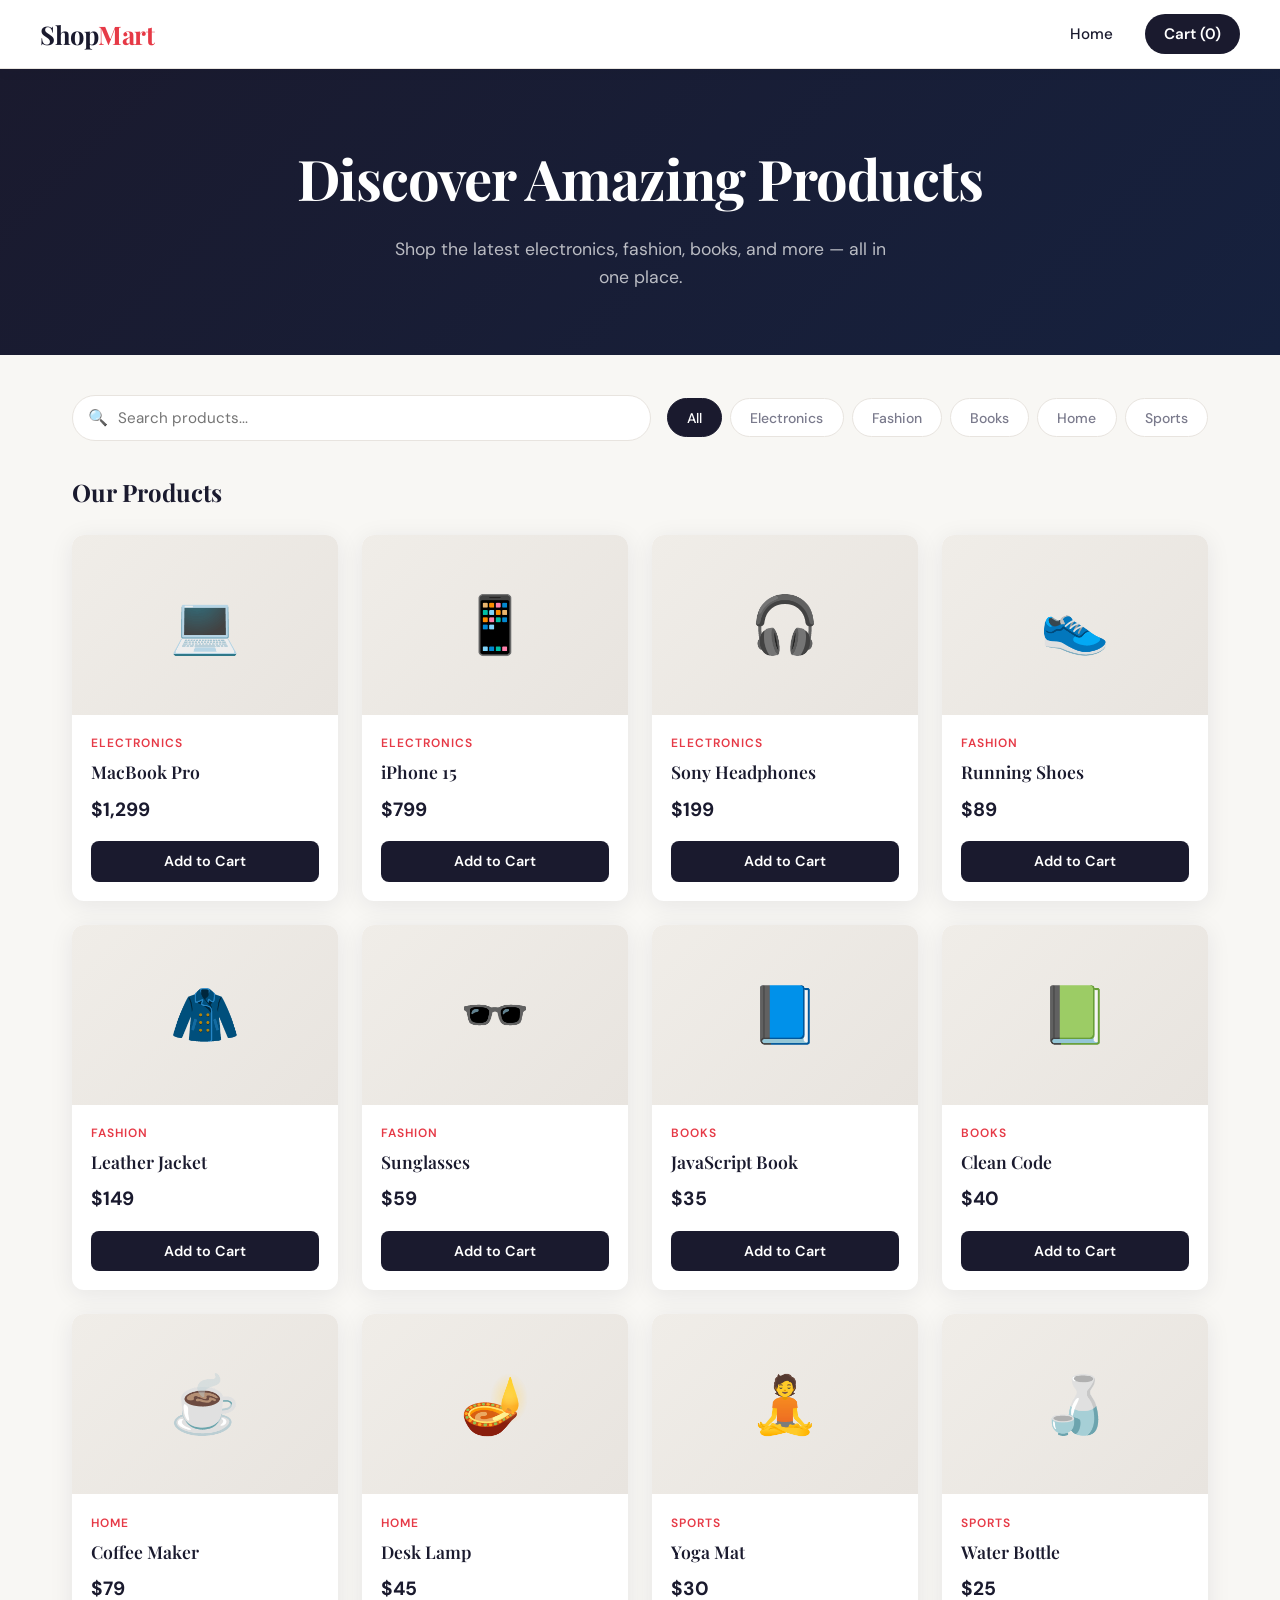
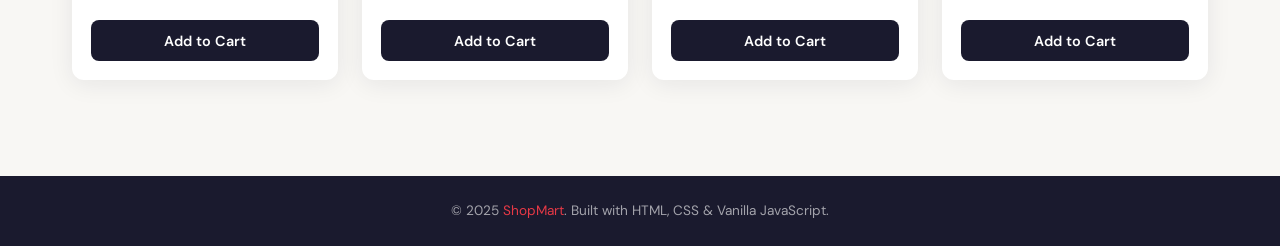
<file: index.html>
<!DOCTYPE html>
<html lang="en">
<head>
  <meta charset="UTF-8" />
  <meta name="viewport" content="width=device-width, initial-scale=1.0"/>
  <title>ShopMart – Home</title>
  <link rel="stylesheet" href="style.css" />
</head>
<body>

  <!-- ===== NAVBAR ===== -->
  <nav class="navbar">
    <div class="nav-inner">
      <a href="index.html" class="nav-logo">Shop<span>Mart</span></a>
      <div class="nav-links">
        <a href="index.html" class="active">Home</a>
        <a href="cart.html" id="cart-count" class="cart-btn">Cart (0)</a>
      </div>
    </div>
  </nav>

  <!-- ===== HERO ===== -->
  <section class="hero">
    <h1>Discover Amazing Products</h1>
    <p>Shop the latest electronics, fashion, books, and more — all in one place.</p>
  </section>

  <!-- ===== SEARCH & FILTER CONTROLS ===== -->
  <div class="controls">
    <!-- Search bar — DOM filtering on every keystroke -->
    <div class="search-wrapper">
      <span class="search-icon">🔍</span>
      <input
        type="text"
        id="search-input"
        placeholder="Search products..."
        autocomplete="off"
      />
    </div>

    <!-- Category filter buttons -->
    <div class="filter-buttons">
      <button class="filter-btn active" data-category="All">All</button>
      <button class="filter-btn" data-category="Electronics">Electronics</button>
      <button class="filter-btn" data-category="Fashion">Fashion</button>
      <button class="filter-btn" data-category="Books">Books</button>
      <button class="filter-btn" data-category="Home">Home</button>
      <button class="filter-btn" data-category="Sports">Sports</button>
    </div>
  </div>

  <!-- ===== PRODUCTS GRID ===== -->
  <!-- Product cards are generated dynamically by JavaScript -->
  <section class="products-section">
    <h2 class="section-title">Our Products</h2>
    <div class="products-grid" id="products-container">
      <!-- JS will inject product cards here using createElement & appendChild -->
    </div>
  </section>

  <!-- ===== TOAST NOTIFICATION ===== -->
  <div id="toast" class="toast"></div>

  <!-- ===== FOOTER ===== -->
  <footer>
    <p>© 2025 <span>ShopMart</span>. Built with HTML, CSS & Vanilla JavaScript.</p>
  </footer>

  <!-- Load the main JavaScript file -->
  <script src="script.js"></script>
</body>
</html>
</file>
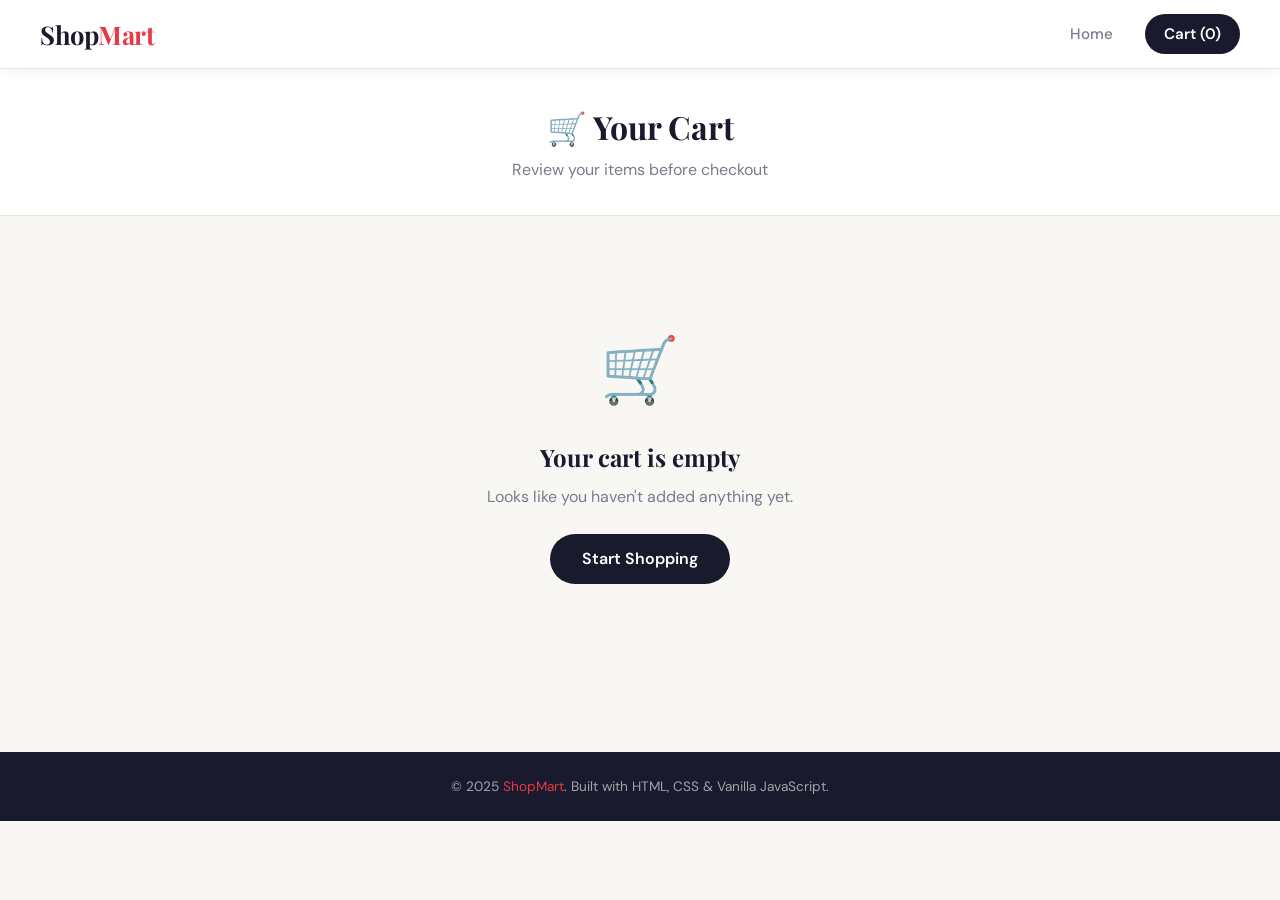
<file: cart.html>
<!DOCTYPE html>
<html lang="en">
<head>
  <meta charset="UTF-8" />
  <meta name="viewport" content="width=device-width, initial-scale=1.0"/>
  <title>ShopMart – Cart</title>
  <link rel="stylesheet" href="style.css" />
</head>
<body>

  <!-- ===== NAVBAR ===== -->
  <nav class="navbar">
    <div class="nav-inner">
      <a href="index.html" class="nav-logo">Shop<span>Mart</span></a>
      <div class="nav-links">
        <a href="index.html">Home</a>
        <a href="cart.html" id="cart-count" class="cart-btn active">Cart (0)</a>
      </div>
    </div>
  </nav>

  <!-- ===== PAGE HEADER ===== -->
  <div class="page-header">
    <h1>🛒 Your Cart</h1>
    <p>Review your items before checkout</p>
  </div>

  <!-- ===== CART CONTENT ===== -->
  <div class="cart-container">

    <!-- Cart items — dynamically rendered by JavaScript -->
    <div id="cart-items-container">
      <!-- JS renders cart items here using createElement & appendChild -->
    </div>

    <!-- Cart Summary — shown only when cart has items -->
    <div id="cart-summary" class="cart-summary" style="display:none;">
      <div class="summary-row">
        <span>Subtotal</span>
        <span id="summary-subtotal">$0</span>
      </div>
      <div class="summary-row">
        <span>Shipping</span>
        <span id="summary-shipping">$0</span>
      </div>
      <div class="summary-row total">
        <span>Total</span>
        <span id="summary-total">$0</span>
      </div>
      <a href="checkout.html" class="checkout-link">Proceed to Checkout →</a>
    </div>

  </div>

  <!-- ===== FOOTER ===== -->
  <footer>
    <p>© 2025 <span>ShopMart</span>. Built with HTML, CSS & Vanilla JavaScript.</p>
  </footer>

  <!-- Load the main JavaScript file -->
  <script src="script.js"></script>
</body>
</html>
</file>
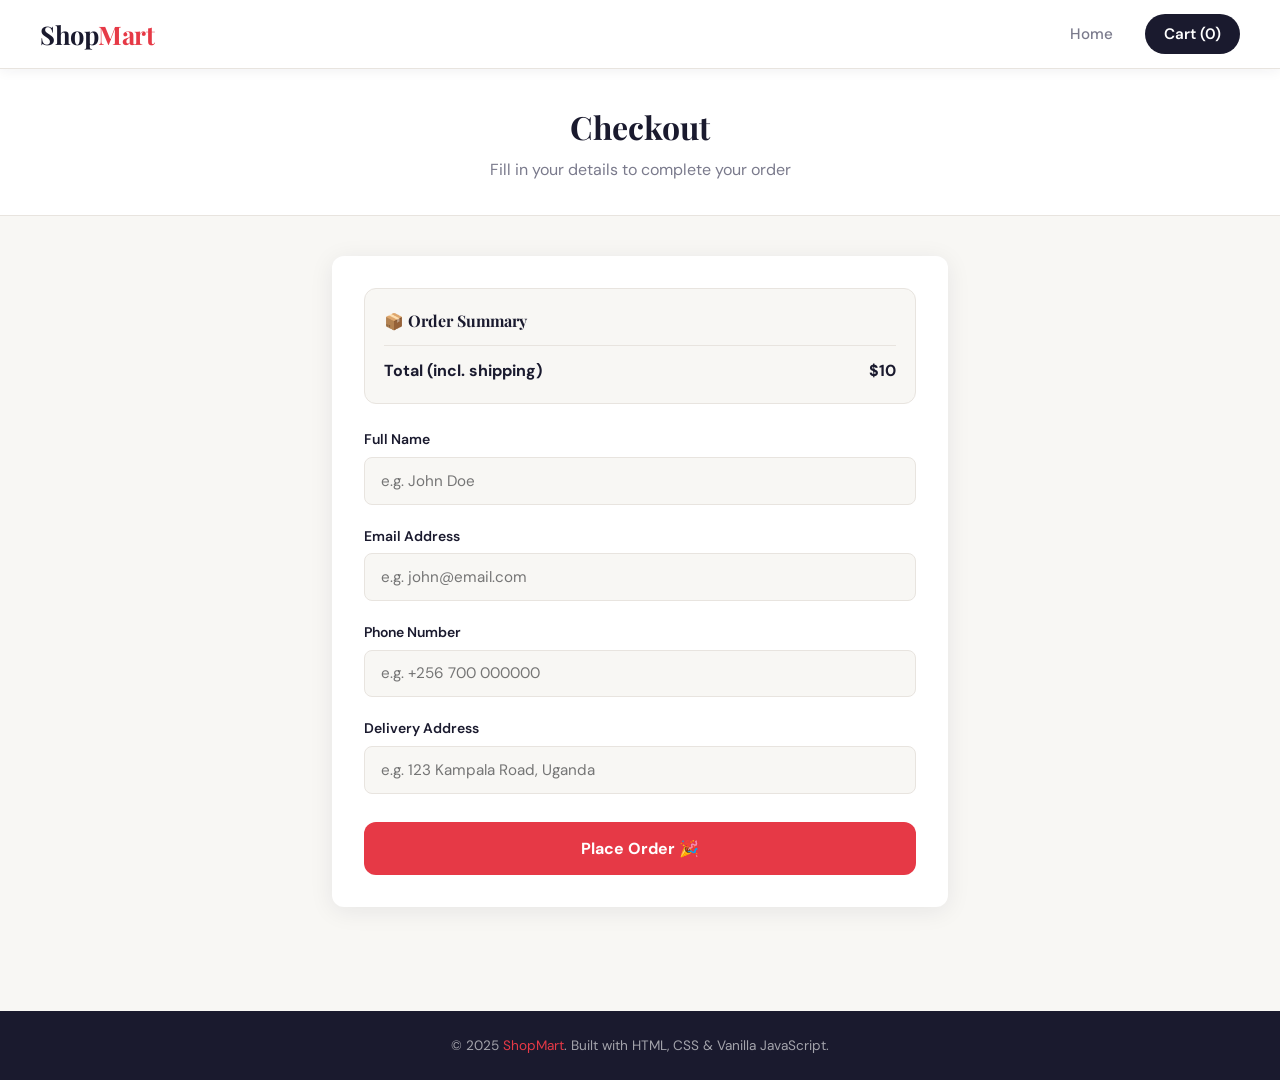
<file: checkout.html>
<!DOCTYPE html>
<html lang="en">
<head>
  <meta charset="UTF-8" />
  <meta name="viewport" content="width=device-width, initial-scale=1.0"/>
  <title>ShopMart – Checkout</title>
  <link rel="stylesheet" href="style.css" />
</head>
<body>

  <!-- ===== NAVBAR ===== -->
  <nav class="navbar">
    <div class="nav-inner">
      <a href="index.html" class="nav-logo">Shop<span>Mart</span></a>
      <div class="nav-links">
        <a href="index.html">Home</a>
        <a href="cart.html" id="cart-count" class="cart-btn">Cart (0)</a>
      </div>
    </div>
  </nav>

  <!-- ===== PAGE HEADER ===== -->
  <div class="page-header">
    <h1>Checkout</h1>
    <p>Fill in your details to complete your order</p>
  </div>

  <!-- ===== CHECKOUT CONTAINER ===== -->
  <div class="checkout-container">

    <div class="checkout-form">

      <!-- Order Summary Box — built dynamically by JavaScript -->
      <div class="order-summary-box">
        <h3>📦 Order Summary</h3>
        <div id="order-items">
          <!-- JS will inject order items here -->
        </div>
        <div class="order-total">
          <span>Total (incl. shipping)</span>
          <span id="order-total-amount">$0</span>
        </div>
      </div>

      <!-- Checkout Form — validated by JavaScript -->
      <form id="checkout-form" novalidate>

        <!-- Full Name -->
        <div class="form-group">
          <label for="checkout-name">Full Name</label>
          <input
            type="text"
            id="checkout-name"
            placeholder="e.g. John Doe"
          />
          <p class="error-msg" id="name-error"></p>
        </div>

        <!-- Email -->
        <div class="form-group">
          <label for="checkout-email">Email Address</label>
          <input
            type="email"
            id="checkout-email"
            placeholder="e.g. john@email.com"
          />
          <p class="error-msg" id="email-error"></p>
        </div>

        <!-- Phone Number -->
        <div class="form-group">
          <label for="checkout-phone">Phone Number</label>
          <input
            type="tel"
            id="checkout-phone"
            placeholder="e.g. +256 700 000000"
          />
          <p class="error-msg" id="phone-error"></p>
        </div>

        <!-- Delivery Address -->
        <div class="form-group">
          <label for="checkout-address">Delivery Address</label>
          <input
            type="text"
            id="checkout-address"
            placeholder="e.g. 123 Kampala Road, Uganda"
          />
          <p class="error-msg" id="address-error"></p>
        </div>

        <!-- Submit Button -->
        <button type="submit" class="submit-btn">Place Order 🎉</button>

      </form>
    </div>
  </div>

  <!-- ===== SUCCESS MODAL ===== -->
  <!-- Shown by JavaScript after successful checkout -->
  <div class="modal-overlay" id="success-modal">
    <div class="modal">
      <div class="modal-icon">🎉</div>
      <h2>Order Placed!</h2>
      <p>Thank you for your purchase. Your order is on its way!</p>
      <a href="index.html">Continue Shopping</a>
    </div>
  </div>

  <!-- ===== FOOTER ===== -->
  <footer>
    <p>© 2025 <span>ShopMart</span>. Built with HTML, CSS & Vanilla JavaScript.</p>
  </footer>

  <!-- Load the main JavaScript file -->
  <script src="script.js"></script>
</body>
</html>
</file>
<file: style.css>
/* =============================================
   SHOPMART - Main Stylesheet
   Clean & Modern Light Theme
   ============================================= */

@import url('https://fonts.googleapis.com/css2?family=Playfair+Display:wght@600;700&family=DM+Sans:wght@300;400;500;600&display=swap');

/* --- CSS Variables --- */
:root {
  --primary: #1a1a2e;
  --accent: #e63946;
  --accent-hover: #c1121f;
  --bg: #f8f7f4;
  --white: #ffffff;
  --card-bg: #ffffff;
  --border: #e8e4df;
  --text-main: #1a1a2e;
  --text-muted: #7a7a8c;
  --success: #2d6a4f;
  --shadow: 0 4px 24px rgba(26,26,46,0.08);
  --shadow-hover: 0 8px 32px rgba(26,26,46,0.15);
  --radius: 12px;
}

/* --- Reset & Base --- */
*, *::before, *::after { box-sizing: border-box; margin: 0; padding: 0; }

body {
  font-family: 'DM Sans', sans-serif;
  background: var(--bg);
  color: var(--text-main);
  min-height: 100vh;
  line-height: 1.6;
}

a { text-decoration: none; color: inherit; }

/* --- Navbar --- */
.navbar {
  background: var(--white);
  border-bottom: 1px solid var(--border);
  padding: 0 2rem;
  position: sticky;
  top: 0;
  z-index: 100;
  box-shadow: 0 2px 12px rgba(26,26,46,0.06);
}

.nav-inner {
  max-width: 1200px;
  margin: 0 auto;
  display: flex;
  align-items: center;
  justify-content: space-between;
  height: 68px;
}

.nav-logo {
  font-family: 'Playfair Display', serif;
  font-size: 1.6rem;
  font-weight: 700;
  color: var(--primary);
  letter-spacing: -0.5px;
}

.nav-logo span { color: var(--accent); }

.nav-links {
  display: flex;
  align-items: center;
  gap: 2rem;
}

.nav-links a {
  font-weight: 500;
  color: var(--text-muted);
  font-size: 0.95rem;
  transition: color 0.2s;
}

.nav-links a:hover, .nav-links a.active { color: var(--primary); }

.cart-btn {
  background: var(--primary);
  color: var(--white) !important;
  padding: 0.5rem 1.2rem;
  border-radius: 50px;
  font-weight: 600 !important;
  display: flex;
  align-items: center;
  gap: 0.5rem;
  transition: background 0.2s !important;
}

.cart-btn:hover { background: var(--accent) !important; color: var(--white) !important; }

/* --- Hero Section --- */
.hero {
  background: linear-gradient(135deg, var(--primary) 0%, #16213e 100%);
  color: var(--white);
  padding: 4rem 2rem;
  text-align: center;
}

.hero h1 {
  font-family: 'Playfair Display', serif;
  font-size: clamp(2rem, 5vw, 3.5rem);
  margin-bottom: 0.75rem;
  letter-spacing: -1px;
}

.hero p {
  font-size: 1.1rem;
  color: rgba(255,255,255,0.7);
  max-width: 500px;
  margin: 0 auto;
}

/* --- Controls (Search + Filter) --- */
.controls {
  max-width: 1200px;
  margin: 2.5rem auto 0;
  padding: 0 2rem;
  display: flex;
  flex-wrap: wrap;
  gap: 1rem;
  align-items: center;
}

.search-wrapper {
  flex: 1;
  min-width: 240px;
  position: relative;
}

.search-wrapper input {
  width: 100%;
  padding: 0.75rem 1rem 0.75rem 2.8rem;
  border: 1.5px solid var(--border);
  border-radius: 50px;
  font-family: 'DM Sans', sans-serif;
  font-size: 0.95rem;
  background: var(--white);
  outline: none;
  transition: border-color 0.2s, box-shadow 0.2s;
}

.search-wrapper input:focus {
  border-color: var(--primary);
  box-shadow: 0 0 0 3px rgba(26,26,46,0.08);
}

.search-icon {
  position: absolute;
  left: 1rem;
  top: 50%;
  transform: translateY(-50%);
  color: var(--text-muted);
  font-size: 1rem;
}

.filter-buttons {
  display: flex;
  gap: 0.5rem;
  flex-wrap: wrap;
}

.filter-btn {
  padding: 0.6rem 1.2rem;
  border: 1.5px solid var(--border);
  background: var(--white);
  border-radius: 50px;
  cursor: pointer;
  font-family: 'DM Sans', sans-serif;
  font-size: 0.875rem;
  font-weight: 500;
  color: var(--text-muted);
  transition: all 0.2s;
}

.filter-btn:hover { border-color: var(--primary); color: var(--primary); }

.filter-btn.active {
  background: var(--primary);
  border-color: var(--primary);
  color: var(--white);
}

/* --- Products Grid --- */
.products-section {
  max-width: 1200px;
  margin: 2rem auto;
  padding: 0 2rem 4rem;
}

.section-title {
  font-family: 'Playfair Display', serif;
  font-size: 1.5rem;
  margin-bottom: 1.5rem;
  color: var(--primary);
}

.products-grid {
  display: grid;
  grid-template-columns: repeat(auto-fill, minmax(240px, 1fr));
  gap: 1.5rem;
}

/* --- Product Card --- */
.product-card {
  background: var(--card-bg);
  border-radius: var(--radius);
  overflow: hidden;
  box-shadow: var(--shadow);
  transition: transform 0.25s, box-shadow 0.25s;
  animation: fadeUp 0.4s ease both;
}

.product-card:hover {
  transform: translateY(-4px);
  box-shadow: var(--shadow-hover);
}

@keyframes fadeUp {
  from { opacity: 0; transform: translateY(20px); }
  to { opacity: 1; transform: translateY(0); }
}

.product-img {
  width: 100%;
  height: 180px;
  object-fit: cover;
  background: linear-gradient(135deg, #f0ede8, #e8e4df);
  display: flex;
  align-items: center;
  justify-content: center;
  font-size: 3.5rem;
}

.product-info { padding: 1.2rem; }

.product-category {
  font-size: 0.75rem;
  font-weight: 600;
  text-transform: uppercase;
  letter-spacing: 1px;
  color: var(--accent);
  margin-bottom: 0.3rem;
}

.product-name {
  font-family: 'Playfair Display', serif;
  font-size: 1.1rem;
  font-weight: 600;
  color: var(--primary);
  margin-bottom: 0.5rem;
}

.product-price {
  font-size: 1.2rem;
  font-weight: 700;
  color: var(--primary);
  margin-bottom: 1rem;
}

.add-to-cart-btn {
  width: 100%;
  padding: 0.7rem;
  background: var(--primary);
  color: var(--white);
  border: none;
  border-radius: 8px;
  cursor: pointer;
  font-family: 'DM Sans', sans-serif;
  font-weight: 600;
  font-size: 0.9rem;
  transition: background 0.2s, transform 0.1s;
}

.add-to-cart-btn:hover { background: var(--accent); }
.add-to-cart-btn:active { transform: scale(0.97); }

.no-products {
  text-align: center;
  padding: 3rem;
  color: var(--text-muted);
  font-size: 1rem;
  grid-column: 1/-1;
}

/* --- Toast Notification --- */
.toast {
  position: fixed;
  bottom: 2rem;
  right: 2rem;
  background: var(--primary);
  color: var(--white);
  padding: 0.85rem 1.5rem;
  border-radius: var(--radius);
  font-weight: 500;
  font-size: 0.9rem;
  box-shadow: var(--shadow-hover);
  transform: translateY(80px);
  opacity: 0;
  transition: all 0.3s ease;
  z-index: 999;
}

.toast.show { transform: translateY(0); opacity: 1; }

/* =============================================
   CART PAGE
   ============================================= */
.page-header {
  background: var(--white);
  border-bottom: 1px solid var(--border);
  padding: 2rem;
  text-align: center;
}

.page-header h1 {
  font-family: 'Playfair Display', serif;
  font-size: 2rem;
  color: var(--primary);
}

.page-header p { color: var(--text-muted); margin-top: 0.3rem; }

.cart-container {
  max-width: 900px;
  margin: 2.5rem auto;
  padding: 0 2rem 4rem;
}

.cart-empty {
  text-align: center;
  padding: 4rem 2rem;
  color: var(--text-muted);
}

.cart-empty .empty-icon { font-size: 4rem; margin-bottom: 1rem; }
.cart-empty h2 { font-family: 'Playfair Display', serif; font-size: 1.5rem; color: var(--primary); margin-bottom: 0.5rem; }

.cart-empty a {
  display: inline-block;
  margin-top: 1.5rem;
  background: var(--primary);
  color: var(--white);
  padding: 0.75rem 2rem;
  border-radius: 50px;
  font-weight: 600;
  transition: background 0.2s;
}

.cart-empty a:hover { background: var(--accent); }

.cart-item {
  background: var(--white);
  border-radius: var(--radius);
  padding: 1.25rem 1.5rem;
  display: flex;
  align-items: center;
  gap: 1.2rem;
  margin-bottom: 1rem;
  box-shadow: var(--shadow);
  animation: fadeUp 0.3s ease both;
}

.cart-item-emoji { font-size: 2.5rem; min-width: 50px; text-align: center; }

.cart-item-info { flex: 1; }

.cart-item-name {
  font-family: 'Playfair Display', serif;
  font-size: 1.05rem;
  font-weight: 600;
  color: var(--primary);
}

.cart-item-category {
  font-size: 0.8rem;
  color: var(--accent);
  font-weight: 600;
  text-transform: uppercase;
  letter-spacing: 0.5px;
}

.cart-item-price { font-weight: 600; color: var(--text-muted); font-size: 0.9rem; margin-top: 0.2rem; }

.qty-controls {
  display: flex;
  align-items: center;
  gap: 0.5rem;
  background: var(--bg);
  border-radius: 50px;
  padding: 0.3rem 0.5rem;
}

.qty-btn {
  width: 28px;
  height: 28px;
  border: none;
  background: var(--white);
  border-radius: 50%;
  cursor: pointer;
  font-size: 1rem;
  font-weight: 700;
  color: var(--primary);
  box-shadow: 0 1px 4px rgba(0,0,0,0.1);
  transition: background 0.2s;
  display: flex;
  align-items: center;
  justify-content: center;
}

.qty-btn:hover { background: var(--primary); color: var(--white); }

.qty-value { min-width: 24px; text-align: center; font-weight: 700; font-size: 1rem; }

.cart-item-total { font-weight: 700; font-size: 1.1rem; color: var(--primary); min-width: 70px; text-align: right; }

.remove-btn {
  background: none;
  border: none;
  cursor: pointer;
  color: var(--text-muted);
  font-size: 1.2rem;
  padding: 0.3rem;
  transition: color 0.2s;
}

.remove-btn:hover { color: var(--accent); }

/* Cart Summary */
.cart-summary {
  background: var(--white);
  border-radius: var(--radius);
  padding: 1.5rem;
  box-shadow: var(--shadow);
  margin-top: 1.5rem;
}

.summary-row {
  display: flex;
  justify-content: space-between;
  padding: 0.5rem 0;
  border-bottom: 1px solid var(--border);
  font-size: 0.95rem;
  color: var(--text-muted);
}

.summary-row.total {
  border-bottom: none;
  font-size: 1.2rem;
  font-weight: 700;
  color: var(--primary);
  margin-top: 0.5rem;
  padding-top: 1rem;
}

.checkout-link {
  display: block;
  width: 100%;
  margin-top: 1.2rem;
  padding: 1rem;
  background: var(--accent);
  color: var(--white);
  text-align: center;
  border-radius: var(--radius);
  font-weight: 700;
  font-size: 1rem;
  transition: background 0.2s;
}

.checkout-link:hover { background: var(--accent-hover); }

/* =============================================
   CHECKOUT PAGE
   ============================================= */
.checkout-container {
  max-width: 680px;
  margin: 2.5rem auto;
  padding: 0 2rem 4rem;
}

.checkout-form {
  background: var(--white);
  border-radius: var(--radius);
  padding: 2rem;
  box-shadow: var(--shadow);
}

.form-group {
  margin-bottom: 1.25rem;
}

.form-group label {
  display: block;
  font-weight: 600;
  font-size: 0.875rem;
  margin-bottom: 0.4rem;
  color: var(--primary);
}

.form-group input, .form-group textarea {
  width: 100%;
  padding: 0.8rem 1rem;
  border: 1.5px solid var(--border);
  border-radius: 8px;
  font-family: 'DM Sans', sans-serif;
  font-size: 0.95rem;
  outline: none;
  transition: border-color 0.2s, box-shadow 0.2s;
  background: var(--bg);
}

.form-group input:focus, .form-group textarea:focus {
  border-color: var(--primary);
  box-shadow: 0 0 0 3px rgba(26,26,46,0.08);
  background: var(--white);
}

.form-group input.error { border-color: var(--accent); }

.error-msg {
  color: var(--accent);
  font-size: 0.8rem;
  margin-top: 0.3rem;
  display: none;
}

.error-msg.show { display: block; }

.order-summary-box {
  background: var(--bg);
  border-radius: var(--radius);
  padding: 1.2rem;
  margin-bottom: 1.5rem;
  border: 1.5px solid var(--border);
}

.order-summary-box h3 {
  font-family: 'Playfair Display', serif;
  font-size: 1rem;
  margin-bottom: 0.75rem;
  color: var(--primary);
}

.order-item {
  display: flex;
  justify-content: space-between;
  font-size: 0.875rem;
  padding: 0.3rem 0;
  color: var(--text-muted);
}

.order-total {
  display: flex;
  justify-content: space-between;
  font-weight: 700;
  color: var(--primary);
  border-top: 1px solid var(--border);
  padding-top: 0.75rem;
  margin-top: 0.5rem;
}

.submit-btn {
  width: 100%;
  padding: 1rem;
  background: var(--accent);
  color: var(--white);
  border: none;
  border-radius: var(--radius);
  font-family: 'DM Sans', sans-serif;
  font-weight: 700;
  font-size: 1rem;
  cursor: pointer;
  transition: background 0.2s, transform 0.1s;
  margin-top: 0.5rem;
}

.submit-btn:hover { background: var(--accent-hover); }
.submit-btn:active { transform: scale(0.98); }

/* Success Modal */
.modal-overlay {
  position: fixed;
  inset: 0;
  background: rgba(26,26,46,0.5);
  display: flex;
  align-items: center;
  justify-content: center;
  z-index: 200;
  opacity: 0;
  pointer-events: none;
  transition: opacity 0.3s;
}

.modal-overlay.show { opacity: 1; pointer-events: all; }

.modal {
  background: var(--white);
  border-radius: var(--radius);
  padding: 2.5rem;
  text-align: center;
  max-width: 400px;
  width: 90%;
  box-shadow: var(--shadow-hover);
  transform: scale(0.9);
  transition: transform 0.3s;
}

.modal-overlay.show .modal { transform: scale(1); }

.modal-icon { font-size: 3.5rem; margin-bottom: 1rem; }

.modal h2 {
  font-family: 'Playfair Display', serif;
  font-size: 1.6rem;
  color: var(--primary);
  margin-bottom: 0.5rem;
}

.modal p { color: var(--text-muted); margin-bottom: 1.5rem; }

.modal a {
  display: inline-block;
  background: var(--primary);
  color: var(--white);
  padding: 0.75rem 2rem;
  border-radius: 50px;
  font-weight: 600;
  transition: background 0.2s;
}

.modal a:hover { background: var(--accent); }

/* --- Footer --- */
footer {
  background: var(--primary);
  color: rgba(255,255,255,0.6);
  text-align: center;
  padding: 1.5rem;
  font-size: 0.85rem;
}

footer span { color: var(--accent); }

/* --- Responsive --- */
@media (max-width: 600px) {
  .nav-links { gap: 1rem; }
  .cart-item { flex-wrap: wrap; }
  .controls { flex-direction: column; }
}
</file>
